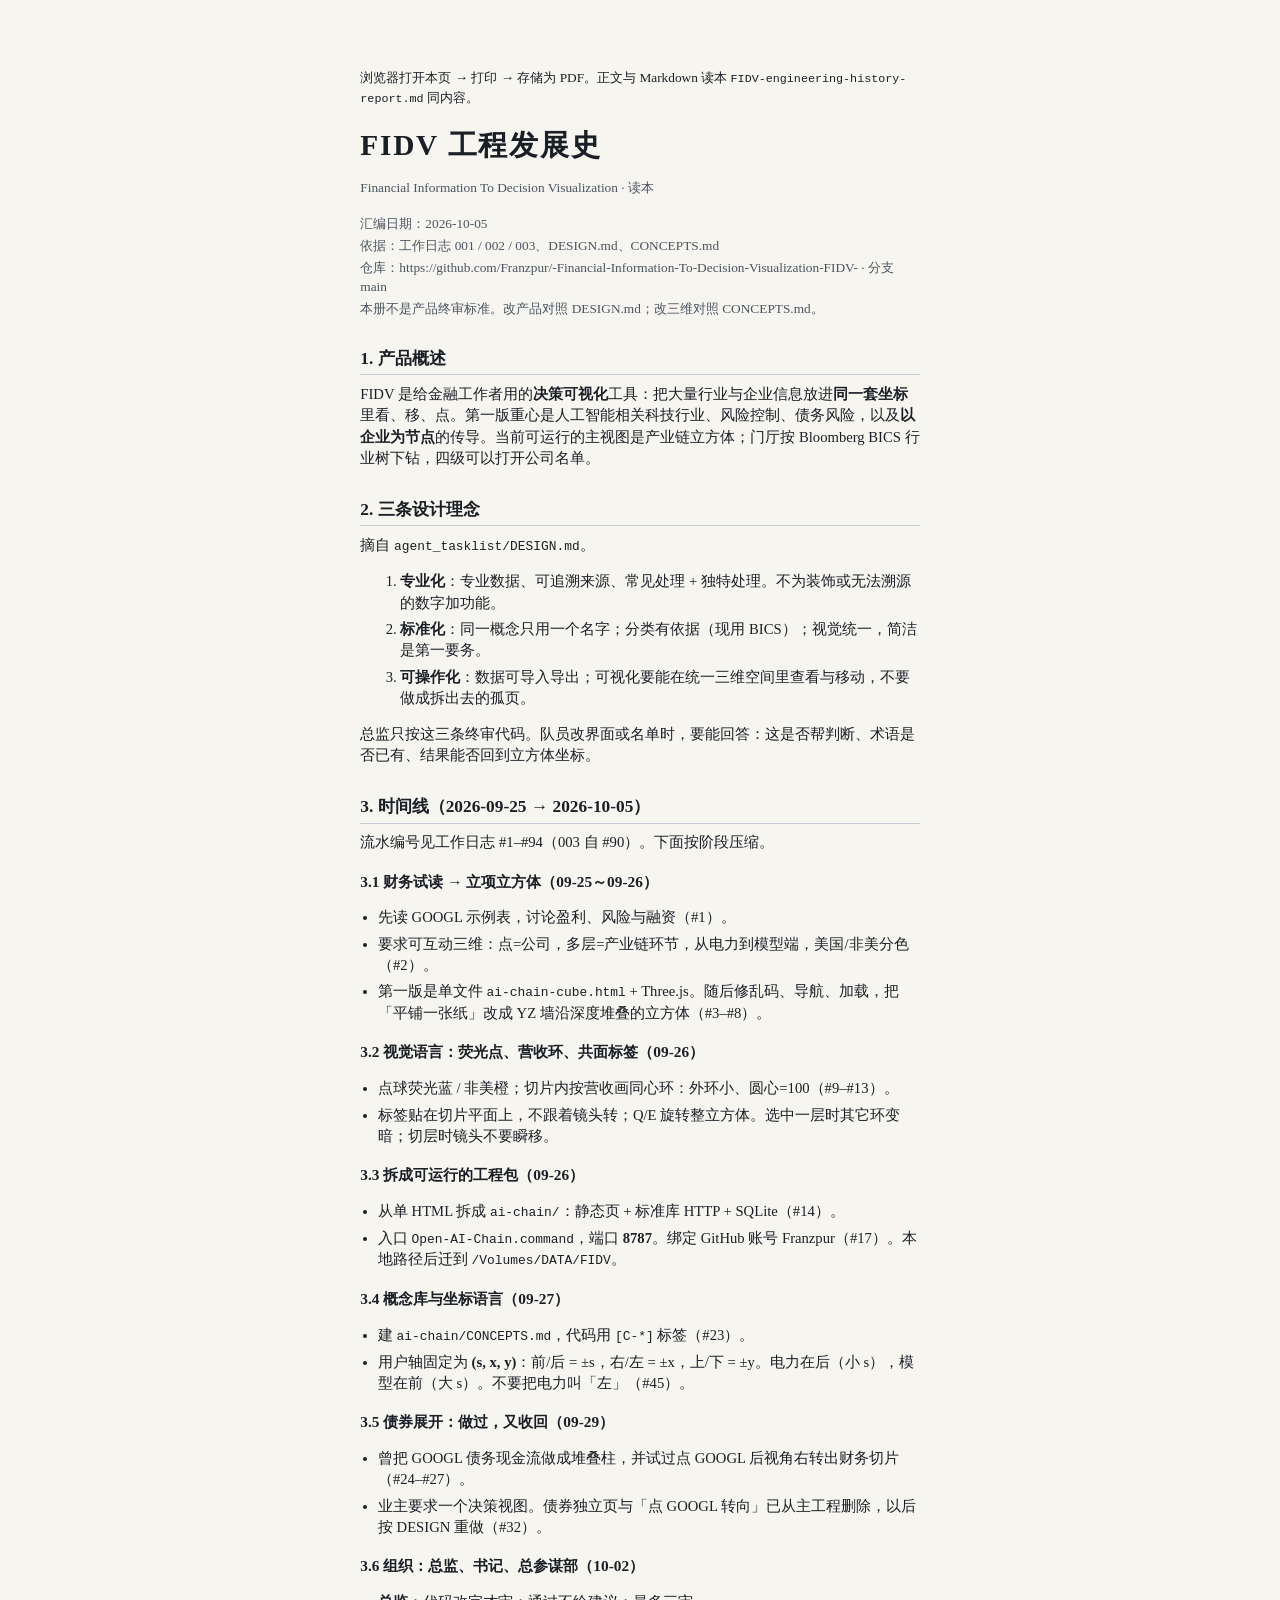
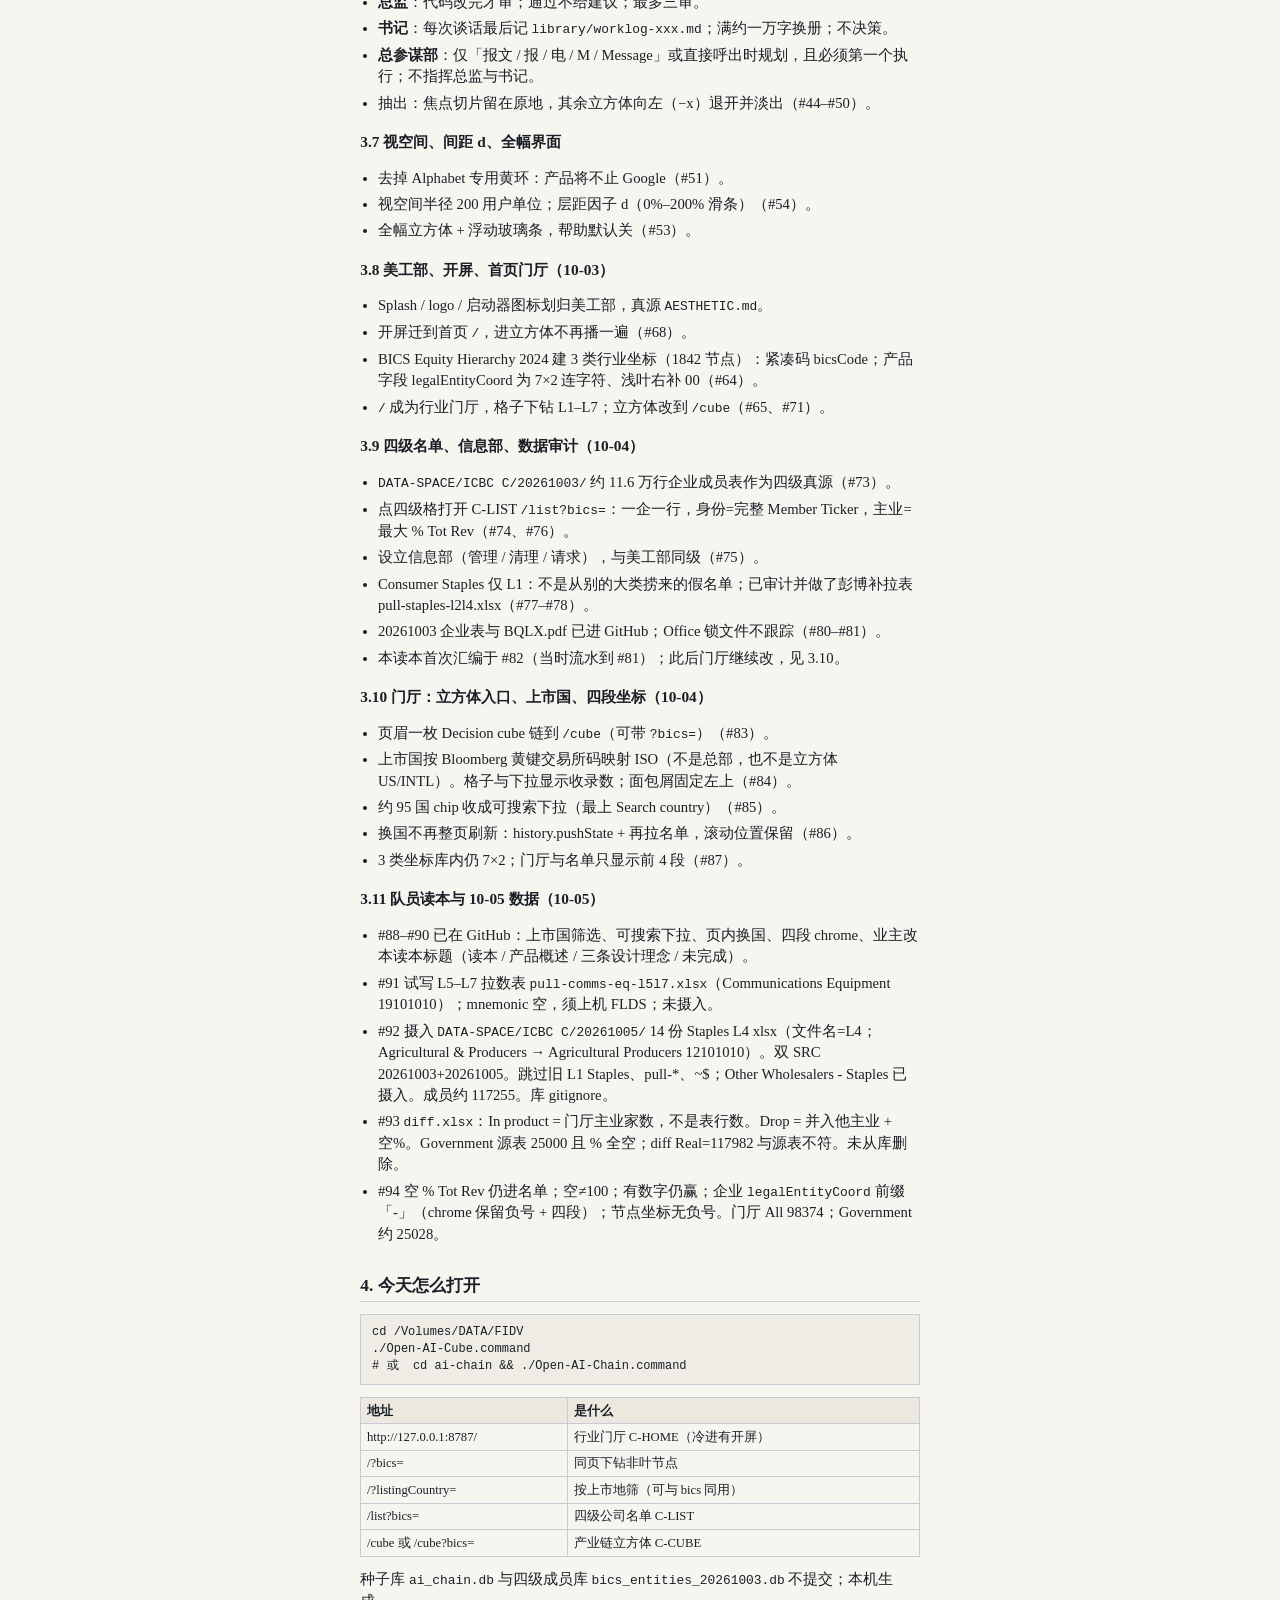
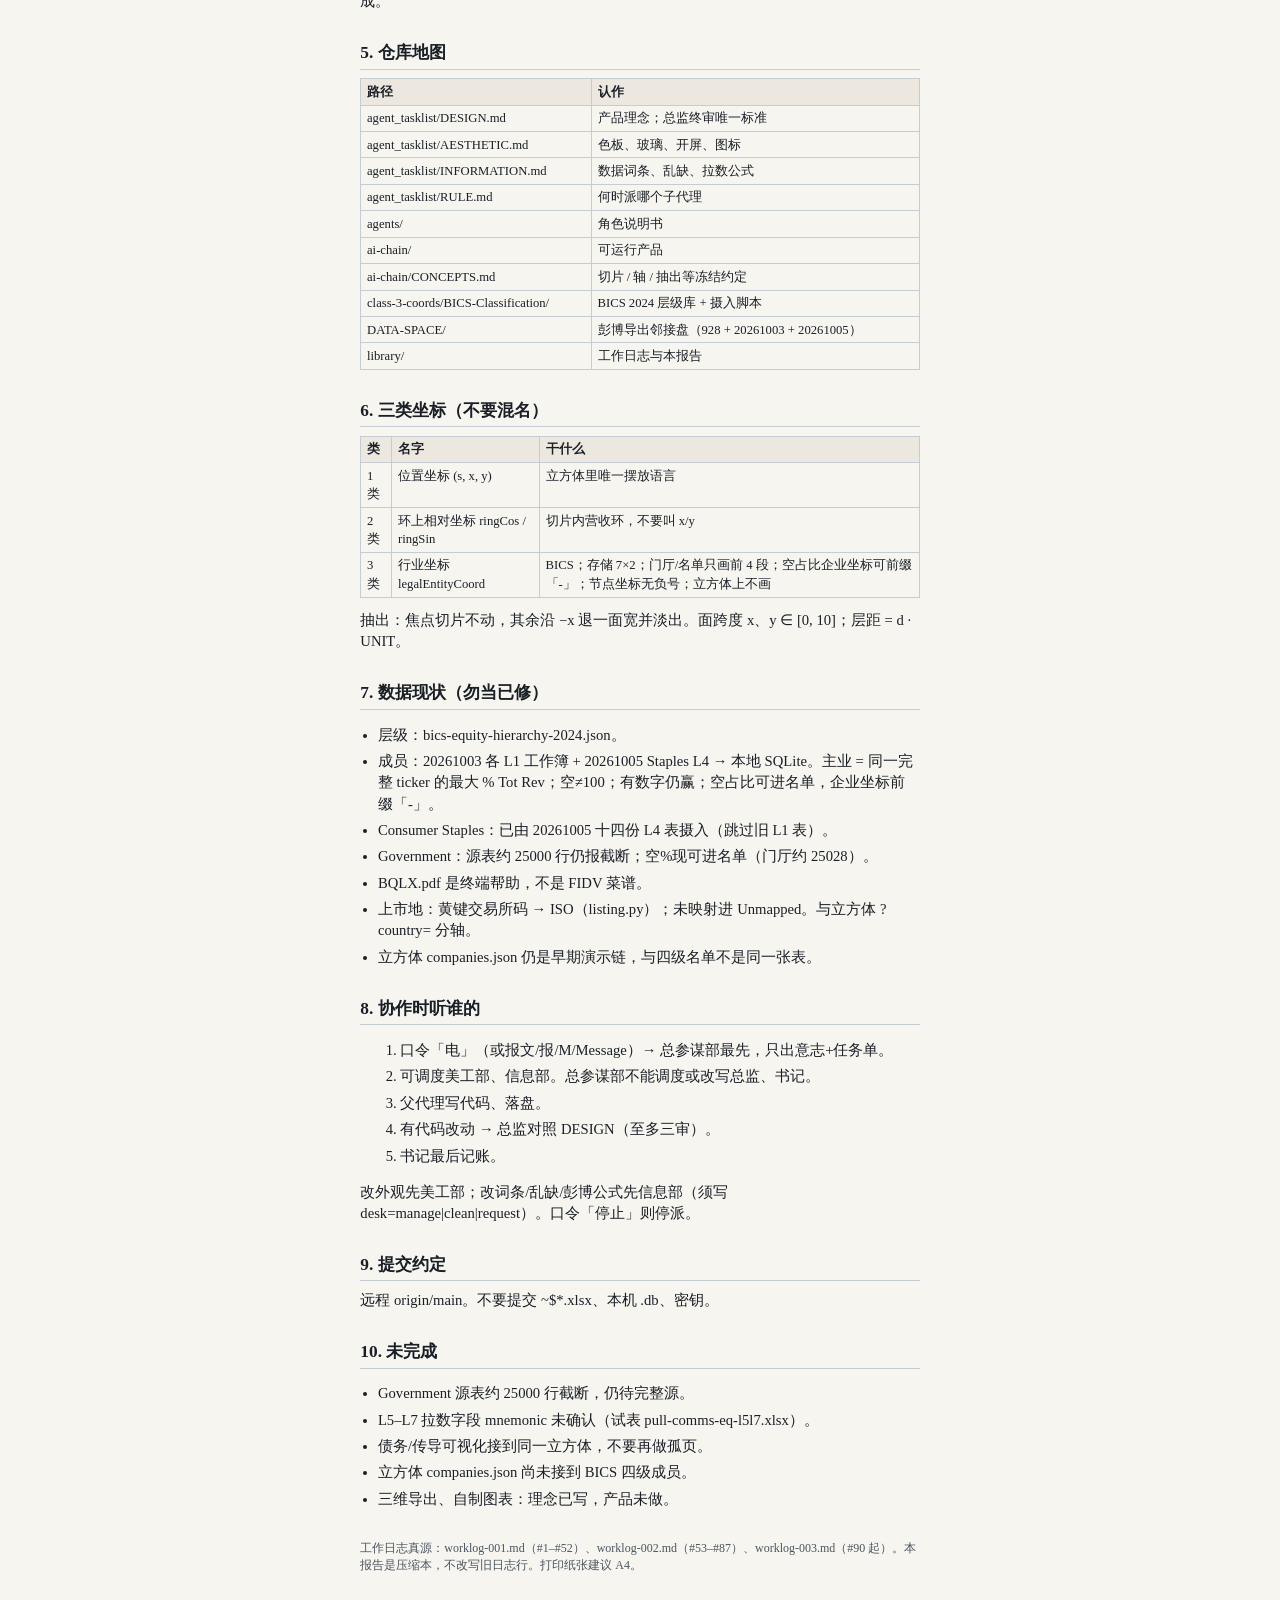
<file: library/FIDV-engineering-history-report.html>
<!DOCTYPE html>
<html lang="zh-Hans">
<head>
<meta charset="utf-8" />
<meta name="viewport" content="width=device-width, initial-scale=1" />
<title>FIDV 工程发展史</title>
<style>
  :root {
    --ink: #1a1f26;
    --muted: #4a5560;
    --rule: #c5ccd4;
    --paper: #f7f5f0;
  }
  * { box-sizing: border-box; }
  html { font-size: 11pt; }
  body {
    margin: 0 auto;
    max-width: 180mm;
    padding: 18mm 16mm 24mm;
    color: var(--ink);
    background: var(--paper);
    font-family: "Iowan Old Style", "Palatino Linotype", Palatino, "Songti SC", "Noto Serif SC", serif;
    line-height: 1.45;
  }
  h1 { font-size: 22pt; letter-spacing: 0.06em; margin: 0 0 0.4em; font-weight: 600; }
  h2 { font-size: 13pt; margin: 1.6em 0 0.5em; page-break-after: avoid; border-bottom: 1px solid var(--rule); padding-bottom: 0.2em; }
  h3 { font-size: 11.5pt; margin: 1.1em 0 0.35em; page-break-after: avoid; }
  p, li { margin: 0.35em 0; }
  .lede { color: var(--muted); font-size: 10pt; }
  .cover-meta { margin: 1.2em 0 2em; font-size: 10pt; color: var(--muted); }
  .cover-meta div { margin: 0.2em 0; }
  table { width: 100%; border-collapse: collapse; font-size: 9.5pt; margin: 0.6em 0 1em; page-break-inside: avoid; }
  th, td { border: 1px solid var(--rule); padding: 0.28em 0.45em; text-align: left; vertical-align: top; }
  th { background: #ece8e0; font-weight: 600; }
  code, .path { font-family: ui-monospace, Menlo, Consolas, monospace; font-size: 0.88em; }
  pre {
    background: #efece6;
    border: 1px solid var(--rule);
    padding: 0.7em 0.9em;
    font-size: 9pt;
    overflow: auto;
    page-break-inside: avoid;
  }
  ul { padding-left: 1.2em; }
  .foot { margin-top: 2.5em; font-size: 9pt; color: var(--muted); }
  .no-print { margin: 0 0 1.2em; font-size: 10pt; }
  @media print {
    body { max-width: none; padding: 12mm 14mm; background: white; }
    .no-print { display: none; }
    a { color: inherit; text-decoration: none; }
    h2 { page-break-before: auto; }
    #ch-timeline { page-break-before: always; }
    #ch-run { page-break-before: always; }
  }
  @page { size: A4; margin: 14mm 14mm 16mm; }
</style>
</head>
<body>
  <p class="no-print">浏览器打开本页 → 打印 → 存储为 PDF。正文与 Markdown 读本 <code>FIDV-engineering-history-report.md</code> 同内容。</p>

  <h1>FIDV 工程发展史</h1>
  <p class="lede">Financial Information To Decision Visualization · 读本</p>
  <div class="cover-meta">
    <div>汇编日期：2026-10-05</div>
    <div>依据：工作日志 001 / 002 / 003、DESIGN.md、CONCEPTS.md</div>
    <div>仓库：https://github.com/Franzpur/-Financial-Information-To-Decision-Visualization-FIDV- · 分支 main</div>
    <div>本册不是产品终审标准。改产品对照 DESIGN.md；改三维对照 CONCEPTS.md。</div>
  </div>

  <h2>1. 产品概述</h2>
  <p>FIDV 是给金融工作者用的<strong>决策可视化</strong>工具：把大量行业与企业信息放进<strong>同一套坐标</strong>里看、移、点。第一版重心是人工智能相关科技行业、风险控制、债务风险，以及<strong>以企业为节点</strong>的传导。当前可运行的主视图是产业链立方体；门厅按 Bloomberg BICS 行业树下钻，四级可以打开公司名单。</p>

  <h2>2. 三条设计理念</h2>
  <p>摘自 <code>agent_tasklist/DESIGN.md</code>。</p>
  <ol>
    <li><strong>专业化</strong>：专业数据、可追溯来源、常见处理 + 独特处理。不为装饰或无法溯源的数字加功能。</li>
    <li><strong>标准化</strong>：同一概念只用一个名字；分类有依据（现用 BICS）；视觉统一，简洁是第一要务。</li>
    <li><strong>可操作化</strong>：数据可导入导出；可视化要能在统一三维空间里查看与移动，不要做成拆出去的孤页。</li>
  </ol>
  <p>总监只按这三条终审代码。队员改界面或名单时，要能回答：这是否帮判断、术语是否已有、结果能否回到立方体坐标。</p>

  <h2 id="ch-timeline">3. 时间线（2026-09-25 → 2026-10-05）</h2>
  <p>流水编号见工作日志 #1–#94（003 自 #90）。下面按阶段压缩。</p>

  <h3>3.1 财务试读 → 立项立方体（09-25～09-26）</h3>
  <ul>
    <li>先读 GOOGL 示例表，讨论盈利、风险与融资（#1）。</li>
    <li>要求可互动三维：点=公司，多层=产业链环节，从电力到模型端，美国/非美分色（#2）。</li>
    <li>第一版是单文件 <code>ai-chain-cube.html</code> + Three.js。随后修乱码、导航、加载，把「平铺一张纸」改成 YZ 墙沿深度堆叠的立方体（#3–#8）。</li>
  </ul>

  <h3>3.2 视觉语言：荧光点、营收环、共面标签（09-26）</h3>
  <ul>
    <li>点球荧光蓝 / 非美橙；切片内按营收画同心环：外环小、圆心=100（#9–#13）。</li>
    <li>标签贴在切片平面上，不跟着镜头转；Q/E 旋转整立方体。选中一层时其它环变暗；切层时镜头不要瞬移。</li>
  </ul>

  <h3>3.3 拆成可运行的工程包（09-26）</h3>
  <ul>
    <li>从单 HTML 拆成 <code>ai-chain/</code>：静态页 + 标准库 HTTP + SQLite（#14）。</li>
    <li>入口 <code>Open-AI-Chain.command</code>，端口 <strong>8787</strong>。绑定 GitHub 账号 Franzpur（#17）。本地路径后迁到 <code>/Volumes/DATA/FIDV</code>。</li>
  </ul>

  <h3>3.4 概念库与坐标语言（09-27）</h3>
  <ul>
    <li>建 <code>ai-chain/CONCEPTS.md</code>，代码用 <code>[C-*]</code> 标签（#23）。</li>
    <li>用户轴固定为 <strong>(s, x, y)</strong>：前/后 = ±s，右/左 = ±x，上/下 = ±y。电力在后（小 s），模型在前（大 s）。不要把电力叫「左」（#45）。</li>
  </ul>

  <h3>3.5 债券展开：做过，又收回（09-29）</h3>
  <ul>
    <li>曾把 GOOGL 债务现金流做成堆叠柱，并试过点 GOOGL 后视角右转出财务切片（#24–#27）。</li>
    <li>业主要求一个决策视图。债券独立页与「点 GOOGL 转向」已从主工程删除，以后按 DESIGN 重做（#32）。</li>
  </ul>

  <h3>3.6 组织：总监、书记、总参谋部（10-02）</h3>
  <ul>
    <li><strong>总监</strong>：代码改完才审；通过不给建议；最多三审。</li>
    <li><strong>书记</strong>：每次谈话最后记 <code>library/worklog-xxx.md</code>；满约一万字换册；不决策。</li>
    <li><strong>总参谋部</strong>：仅「报文 / 报 / 电 / M / Message」或直接呼出时规划，且必须第一个执行；不指挥总监与书记。</li>
    <li>抽出：焦点切片留在原地，其余立方体向左（−x）退开并淡出（#44–#50）。</li>
  </ul>

  <h3>3.7 视空间、间距 d、全幅界面</h3>
  <ul>
    <li>去掉 Alphabet 专用黄环：产品将不止 Google（#51）。</li>
    <li>视空间半径 200 用户单位；层距因子 d（0%–200% 滑条）（#54）。</li>
    <li>全幅立方体 + 浮动玻璃条，帮助默认关（#53）。</li>
  </ul>

  <h3>3.8 美工部、开屏、首页门厅（10-03）</h3>
  <ul>
    <li>Splash / logo / 启动器图标划归美工部，真源 <code>AESTHETIC.md</code>。</li>
    <li>开屏迁到首页 <code>/</code>，进立方体不再播一遍（#68）。</li>
    <li>BICS Equity Hierarchy 2024 建 3 类行业坐标（1842 节点）：紧凑码 bicsCode；产品字段 legalEntityCoord 为 7×2 连字符、浅叶右补 00（#64）。</li>
    <li><code>/</code> 成为行业门厅，格子下钻 L1–L7；立方体改到 <code>/cube</code>（#65、#71）。</li>
  </ul>

  <h3>3.9 四级名单、信息部、数据审计（10-04）</h3>
  <ul>
    <li><code>DATA-SPACE/ICBC C/20261003/</code> 约 11.6 万行企业成员表作为四级真源（#73）。</li>
    <li>点四级格打开 C-LIST <code>/list?bics=</code>：一企一行，身份=完整 Member Ticker，主业=最大 % Tot Rev（#74、#76）。</li>
    <li>设立信息部（管理 / 清理 / 请求），与美工部同级（#75）。</li>
    <li>Consumer Staples 仅 L1：不是从别的大类捞来的假名单；已审计并做了彭博补拉表 pull-staples-l2l4.xlsx（#77–#78）。</li>
    <li>20261003 企业表与 BQLX.pdf 已进 GitHub；Office 锁文件不跟踪（#80–#81）。</li>
    <li>本读本首次汇编于 #82（当时流水到 #81）；此后门厅继续改，见 3.10。</li>
  </ul>

  <h3>3.10 门厅：立方体入口、上市国、四段坐标（10-04）</h3>
  <ul>
    <li>页眉一枚 Decision cube 链到 <code>/cube</code>（可带 <code>?bics=</code>）（#83）。</li>
    <li>上市国按 Bloomberg 黄键交易所码映射 ISO（不是总部，也不是立方体 US/INTL）。格子与下拉显示收录数；面包屑固定左上（#84）。</li>
    <li>约 95 国 chip 收成可搜索下拉（最上 Search country）（#85）。</li>
    <li>换国不再整页刷新：history.pushState + 再拉名单，滚动位置保留（#86）。</li>
    <li>3 类坐标库内仍 7×2；门厅与名单只显示前 4 段（#87）。</li>
  </ul>

  <h3>3.11 队员读本与 10-05 数据（10-05）</h3>
  <ul>
    <li>#88–#90 已在 GitHub：上市国筛选、可搜索下拉、页内换国、四段 chrome、业主改本读本标题（读本 / 产品概述 / 三条设计理念 / 未完成）。</li>
    <li>#91 试写 L5–L7 拉数表 <code>pull-comms-eq-l5l7.xlsx</code>（Communications Equipment 19101010）；mnemonic 空，须上机 FLDS；未摄入。</li>
    <li>#92 摄入 <code>DATA-SPACE/ICBC C/20261005/</code> 14 份 Staples L4 xlsx（文件名=L4；Agricultural &amp; Producers → Agricultural Producers 12101010）。双 SRC 20261003+20261005。跳过旧 L1 Staples、pull-*、~$；Other Wholesalers - Staples 已摄入。成员约 117255。库 gitignore。</li>
    <li>#93 <code>diff.xlsx</code>：In product = 门厅主业家数，不是表行数。Drop = 并入他主业 + 空%。Government 源表 25000 且 % 全空；diff Real=117982 与源表不符。未从库删除。</li>
    <li>#94 空 % Tot Rev 仍进名单；空≠100；有数字仍赢；企业 <code>legalEntityCoord</code> 前缀「-」（chrome 保留负号 + 四段）；节点坐标无负号。门厅 All 98374；Government 约 25028。</li>
  </ul>

  <h2 id="ch-run">4. 今天怎么打开</h2>
<pre>cd /Volumes/DATA/FIDV
./Open-AI-Cube.command
# 或  cd ai-chain && ./Open-AI-Chain.command</pre>
  <table>
    <thead><tr><th>地址</th><th>是什么</th></tr></thead>
    <tbody>
      <tr><td>http://127.0.0.1:8787/</td><td>行业门厅 C-HOME（冷进有开屏）</td></tr>
      <tr><td>/?bics=</td><td>同页下钻非叶节点</td></tr>
      <tr><td>/?listingCountry=</td><td>按上市地筛（可与 bics 同用）</td></tr>
      <tr><td>/list?bics=</td><td>四级公司名单 C-LIST</td></tr>
      <tr><td>/cube 或 /cube?bics=</td><td>产业链立方体 C-CUBE</td></tr>
    </tbody>
  </table>
  <p>种子库 <code>ai_chain.db</code> 与四级成员库 <code>bics_entities_20261003.db</code> 不提交；本机生成。</p>

  <h2>5. 仓库地图</h2>
  <table>
    <thead><tr><th>路径</th><th>认作</th></tr></thead>
    <tbody>
      <tr><td>agent_tasklist/DESIGN.md</td><td>产品理念；总监终审唯一标准</td></tr>
      <tr><td>agent_tasklist/AESTHETIC.md</td><td>色板、玻璃、开屏、图标</td></tr>
      <tr><td>agent_tasklist/INFORMATION.md</td><td>数据词条、乱缺、拉数公式</td></tr>
      <tr><td>agent_tasklist/RULE.md</td><td>何时派哪个子代理</td></tr>
      <tr><td>agents/</td><td>角色说明书</td></tr>
      <tr><td>ai-chain/</td><td>可运行产品</td></tr>
      <tr><td>ai-chain/CONCEPTS.md</td><td>切片 / 轴 / 抽出等冻结约定</td></tr>
      <tr><td>class-3-coords/BICS-Classification/</td><td>BICS 2024 层级库 + 摄入脚本</td></tr>
      <tr><td>DATA-SPACE/</td><td>彭博导出邻接盘（928 + 20261003 + 20261005）</td></tr>
      <tr><td>library/</td><td>工作日志与本报告</td></tr>
    </tbody>
  </table>

  <h2>6. 三类坐标（不要混名）</h2>
  <table>
    <thead><tr><th>类</th><th>名字</th><th>干什么</th></tr></thead>
    <tbody>
      <tr><td>1 类</td><td>位置坐标 (s, x, y)</td><td>立方体里唯一摆放语言</td></tr>
      <tr><td>2 类</td><td>环上相对坐标 ringCos / ringSin</td><td>切片内营收环，不要叫 x/y</td></tr>
      <tr><td>3 类</td><td>行业坐标 legalEntityCoord</td><td>BICS；存储 7×2；门厅/名单只画前 4 段；空占比企业坐标可前缀「-」；节点坐标无负号；立方体上不画</td></tr>
    </tbody>
  </table>
  <p>抽出：焦点切片不动，其余沿 −x 退一面宽并淡出。面跨度 x、y ∈ [0, 10]；层距 = d · UNIT。</p>

  <h2>7. 数据现状（勿当已修）</h2>
  <ul>
    <li>层级：bics-equity-hierarchy-2024.json。</li>
    <li>成员：20261003 各 L1 工作簿 + 20261005 Staples L4 → 本地 SQLite。主业 = 同一完整 ticker 的最大 % Tot Rev；空≠100；有数字仍赢；空占比可进名单，企业坐标前缀「-」。</li>
    <li>Consumer Staples：已由 20261005 十四份 L4 表摄入（跳过旧 L1 表）。</li>
    <li>Government：源表约 25000 行仍报截断；空%现可进名单（门厅约 25028）。</li>
    <li>BQLX.pdf 是终端帮助，不是 FIDV 菜谱。</li>
    <li>上市地：黄键交易所码 → ISO（listing.py）；未映射进 Unmapped。与立方体 ?country= 分轴。</li>
    <li>立方体 companies.json 仍是早期演示链，与四级名单不是同一张表。</li>
  </ul>

  <h2>8. 协作时听谁的</h2>
  <ol>
    <li>口令「电」（或报文/报/M/Message）→ 总参谋部最先，只出意志+任务单。</li>
    <li>可调度美工部、信息部。总参谋部不能调度或改写总监、书记。</li>
    <li>父代理写代码、落盘。</li>
    <li>有代码改动 → 总监对照 DESIGN（至多三审）。</li>
    <li>书记最后记账。</li>
  </ol>
  <p>改外观先美工部；改词条/乱缺/彭博公式先信息部（须写 desk=manage|clean|request）。口令「停止」则停派。</p>

  <h2>9. 提交约定</h2>
  <p>远程 origin/main。不要提交 ~$*.xlsx、本机 .db、密钥。</p>

  <h2>10. 未完成</h2>
  <ul>
    <li>Government 源表约 25000 行截断，仍待完整源。</li>
    <li>L5–L7 拉数字段 mnemonic 未确认（试表 pull-comms-eq-l5l7.xlsx）。</li>
    <li>债务/传导可视化接到同一立方体，不要再做孤页。</li>
    <li>立方体 companies.json 尚未接到 BICS 四级成员。</li>
    <li>三维导出、自制图表：理念已写，产品未做。</li>
  </ul>

  <p class="foot">工作日志真源：worklog-001.md（#1–#52）、worklog-002.md（#53–#87）、worklog-003.md（#90 起）。本报告是压缩本，不改写旧日志行。打印纸张建议 A4。</p>
</body>
</html>
</file>
